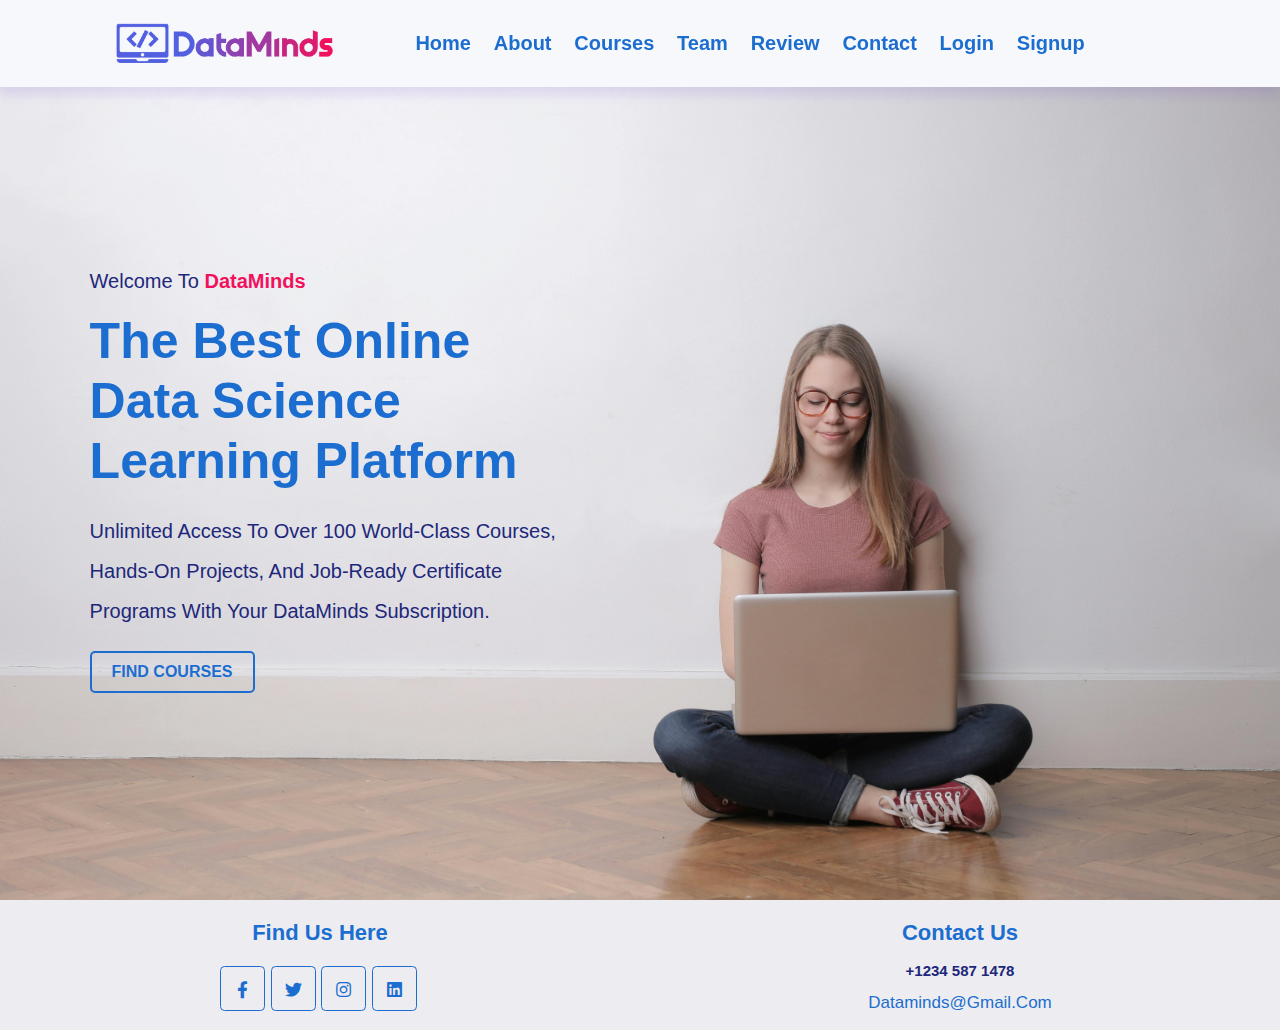
<file: index.html>
<!DOCTYPE html>
<html lang="en">
  <head>
    <meta charset="UTF-8" />
    <meta http-equiv="X-UA-Compatible" content="IE=edge" />
    <meta name="viewport" content="width=device-width, initial-scale=1.0" />
    <title>Document</title>
    <!-- font awesome cdn link  -->
    <link
      rel="stylesheet"
      href="https://cdnjs.cloudflare.com/ajax/libs/font-awesome/5.15.4/css/all.min.css"
    />

    <link
      rel="stylesheet"
      href="https://unpkg.com/swiper/swiper-bundle.min.css"
    />
    <!-- custom css link -->
    <link rel="stylesheet" href="css/style.css" />
  </head>
  <body>
    <!-- header section starts -->

    <header class="header">
      <a href="index.html" class="logo"><img src="images/DataMindsLogo.png" alt="" /></a>

      <nav class="navbar">
        <a href="index.html" class="hover-underline">home</a>
        <a href="about.html" class="hover-underline">about</a>
        <a href="courses.html" class="hover-underline">courses</a>
        <a href="teacher.html" class="hover-underline">team</a>
        <a href="review.html" class="hover-underline">review</a>
        <a href="contact.html" class="hover-underline">contact</a>
        <a href="login.html" class="hover-underline">login</a>
        <a href="signup.html" class="hover-underline">signup</a>
      </nav>

      <div class="icons">
        <div id="menu-btn" class="fas fa-bars"></div>
      </div>

      <!-- login form -->
    </header>

    <!-- header section ends -->

    <!-- home section starts-->

    <section class="home" id="home">
      <div class="content">
        <p>Welcome to <span>DataMinds</span></p>
        <h3>The Best Online Data Science Learning Platform</h3>
        <p>
          unlimited access to over 100 world-class courses, hands-on
          projects, and job-ready certificate programs with your DataMinds
          subscription.
        </p>
        <a href="courses.html" class="btn">
          <span class="text text-1">Find Courses</span>
          <span class="text text-2" aria-hidden="true">Find Courses</span>
        </a>
      </div>
    </section>

    <!-- home section ends -->    

    <!-- footer section stars -->

    <section class="footer">
      <div class="box-container">
        <div class="box">
          <h3>find us here</h3>

          <div class="share">
            <a href="#" class="fab fa-facebook-f"></a>
            <a href="#" class="fab fa-twitter"></a>
            <a href="#" class="fab fa-instagram"></a>
            <a href="#" class="fab fa-linkedin"></a>
          </div>
        </div>

        <div class="box">
          <h3>contact us</h3>
          <p>+1234 587 1478</p>
          <a href="#" class="link">dataminds@gmail.com</a>
        </div>
      </div>
    </section>

    <!-- footer section ends -->

    <script src="https://unpkg.com/swiper/swiper-bundle.min.js"></script>
    <!-- custom js -->
    <script src="js/script.js"></script>
  </body>
</html>
</file>
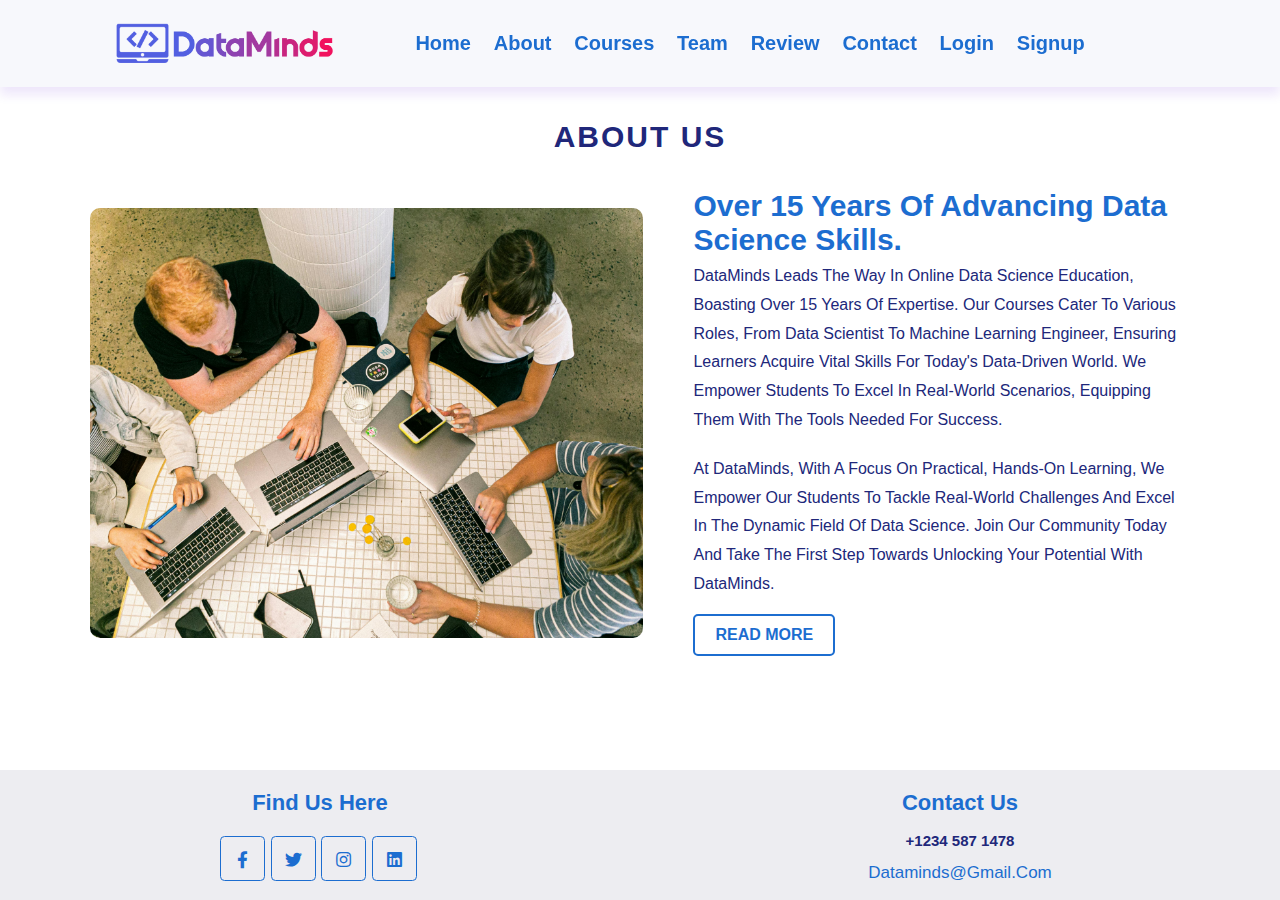
<file: about.html>
<!DOCTYPE html>
<html lang="en">
  <head>
    <meta charset="UTF-8" />
    <meta http-equiv="X-UA-Compatible" content="IE=edge" />
    <meta name="viewport" content="width=device-width, initial-scale=1.0" />
    <title>Document</title>
    <!-- font awesome cdn link  -->
    <link
      rel="stylesheet"
      href="https://cdnjs.cloudflare.com/ajax/libs/font-awesome/5.15.4/css/all.min.css"
    />

    <link
      rel="stylesheet"
      href="https://unpkg.com/swiper/swiper-bundle.min.css"
    />
    <!-- custom css link -->
    <link rel="stylesheet" href="css/style.css" />
  </head>
  <body>
    <!-- header section starts -->

    <header class="header">
      <a href="index.html" class="logo"><img src="images/DataMindsLogo.png" alt="" /></a>
      
      <nav class="navbar">
        <a href="index.html" class="hover-underline">home</a>
        <a href="about.html" class="hover-underline">about</a>
        <a href="courses.html" class="hover-underline">courses</a>
        <a href="teacher.html" class="hover-underline">team</a>
        <a href="review.html" class="hover-underline">review</a>
        <a href="contact.html" class="hover-underline">contact</a>
        <a href="login.html" class="hover-underline">login</a>
        <a href="signup.html" class="hover-underline">signup</a>
      </nav>

      <div class="icons">
        <div id="menu-btn" class="fas fa-bars"></div>
      </div>

    </header>

    <!-- header section ends -->


    <!-- about section starts -->

    <section class="about" id="about">
      <h1 class="heading">about us</h1>

      <div class="container">
        <div class="about-image">
          <img
            src="images/About-Image.jpg"
            alt=""
          />
        </div>
        <div class="about-content">
          <h3>Over 15 years of advancing data science skills.</h3>
          <p>
            DataMinds leads the way in online data science education, boasting
            over 15 years of expertise. Our courses cater to various roles, from
            Data Scientist to Machine Learning Engineer, ensuring learners
            acquire vital skills for today's data-driven world. We empower students to excel in real-world
            scenarios, equipping them with the tools needed for success.
          </p>
          <p />
          <p>
            At DataMinds, with a focus on
            practical, hands-on learning, we empower our students to tackle
            real-world challenges and excel in the dynamic field of data
            science. Join our community today and take the first step towards
            unlocking your potential with DataMinds.
          </p>
          <a href="#" class="btn">
            <span class="text text-1">read more</span>
            <span class="text text-2" aria-hidden="true">read more</span>
          </a>
        </div>
      </div>
    </section>

    <!-- about section ends -->    


    <!-- footer section stars -->

    <section class="footer">
      <div class="box-container">
        <div class="box">
          <h3>find us here</h3>

          <div class="share">
            <a href="#" class="fab fa-facebook-f"></a>
            <a href="#" class="fab fa-twitter"></a>
            <a href="#" class="fab fa-instagram"></a>
            <a href="#" class="fab fa-linkedin"></a>
          </div>
        </div>

        <div class="box">
          <h3>contact us</h3>
          <p>+1234 587 1478</p>
          <a href="#" class="link">dataminds@gmail.com</a>
        </div>
      </div>
    </section>

    <!-- footer section ends -->

    
    <script src="https://unpkg.com/swiper/swiper-bundle.min.js"></script>
    <!-- custom js -->
    <script src="js/script.js"></script>
  </body>
</html>
</file>
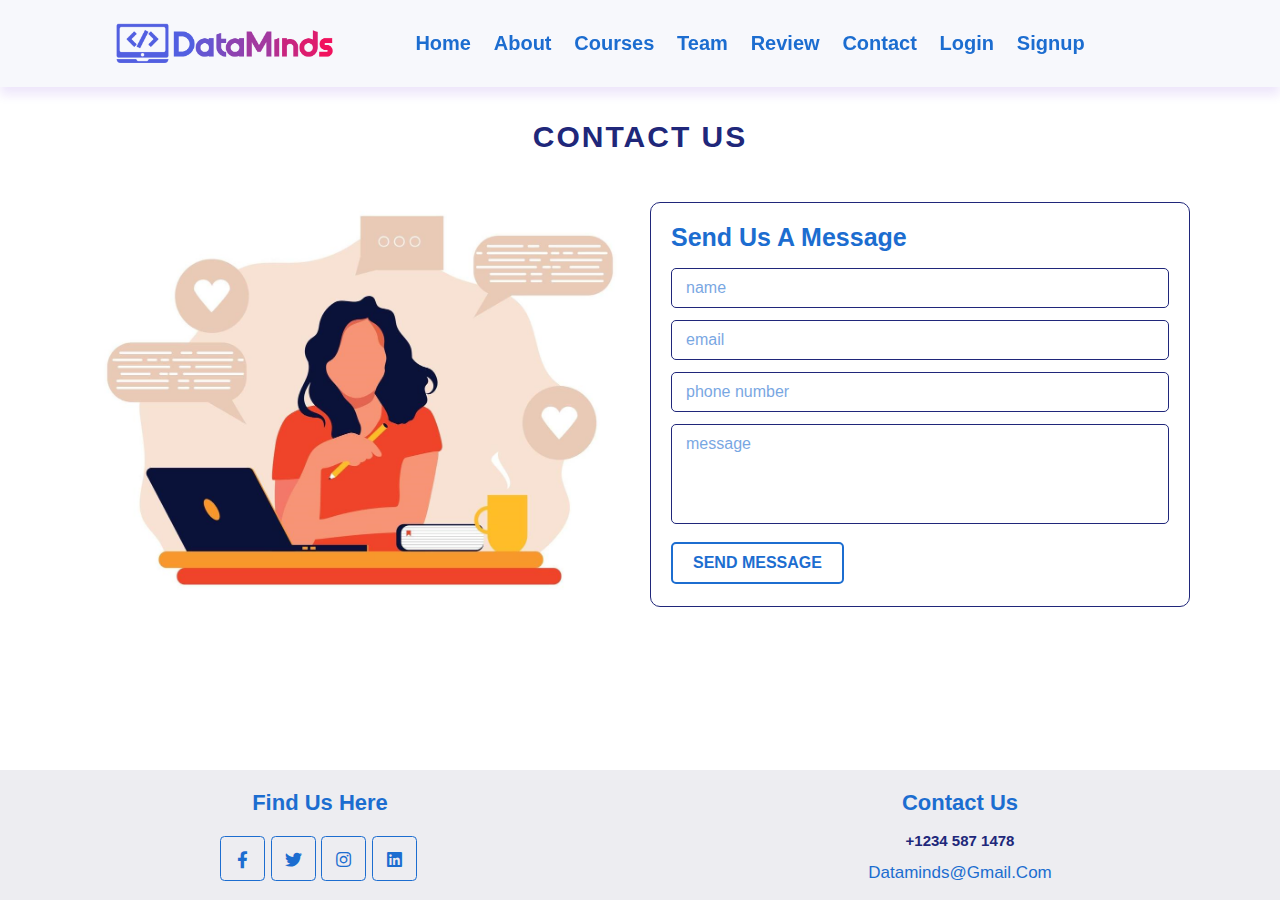
<file: contact.html>
<!DOCTYPE html>
<html lang="en">
  <head>
    <meta charset="UTF-8" />
    <meta http-equiv="X-UA-Compatible" content="IE=edge" />
    <meta name="viewport" content="width=device-width, initial-scale=1.0" />
    <title>Document</title>
    <!-- font awesome cdn link  -->
    <link
      rel="stylesheet"
      href="https://cdnjs.cloudflare.com/ajax/libs/font-awesome/5.15.4/css/all.min.css"
    />

    <link
      rel="stylesheet"
      href="https://unpkg.com/swiper/swiper-bundle.min.css"
    />
    <!-- custom css link -->
    <link rel="stylesheet" href="css/style.css" />
  </head>
  <body>
    <!-- header section starts -->

    <header class="header">
      <a href="index.html" class="logo"><img src="images/DataMindsLogo.png" alt="" /></a>

      <nav class="navbar">
        <a href="index.html" class="hover-underline">home</a>
        <a href="about.html" class="hover-underline">about</a>
        <a href="courses.html" class="hover-underline">courses</a>
        <a href="teacher.html" class="hover-underline">team</a>
        <a href="review.html" class="hover-underline">review</a>
        <a href="contact.html" class="hover-underline">contact</a>
        <a href="login.html" class="hover-underline">login</a>
        <a href="signup.html" class="hover-underline">signup</a>
      </nav>

      <div class="icons">
        <div id="menu-btn" class="fas fa-bars"></div>
      </div>

      <!-- login form -->
    </header>

    <!-- header section ends -->


    <!-- contact section starts -->

    <section class="contact" id="contact">
      <h1 class="heading">contact us</h1>

      <div class="row">
        <div class="image">
          <img
            src="images/contact.png"
            alt=""
          />
        </div>
        <form action="">
          <h3>send us a message</h3>
          <input type="text" placeholder="name" class="box" />
          <input type="email" placeholder="email" class="box" />
          <input type="number" placeholder="phone number" class="box" />
          <textarea
            placeholder="message"
            class="box"
            cols="30"
            rows="10"
          ></textarea>
          <a href="#" class="btn">
            <span class="text text-1">send message</span>
            <span class="text text-2" aria-hidden="true">send message</span>
          </a>
        </form>
      </div>
    </section>

    <!-- contact section ends -->
 
    

    <!-- footer section stars -->

    <section class="footer">
      <div class="box-container">
        <div class="box">
          <h3>find us here</h3>

          <div class="share">
            <a href="#" class="fab fa-facebook-f"></a>
            <a href="#" class="fab fa-twitter"></a>
            <a href="#" class="fab fa-instagram"></a>
            <a href="#" class="fab fa-linkedin"></a>
          </div>
        </div>

        <div class="box">
          <h3>contact us</h3>
          <p>+1234 587 1478</p>
          <a href="#" class="link">dataminds@gmail.com</a>
        </div>
      </div>
    </section>

    <!-- footer section ends -->

    <script src="https://unpkg.com/swiper/swiper-bundle.min.js"></script>
    <!-- custom js -->
    <script src="js/script.js"></script>
  </body>
</html>
</file>
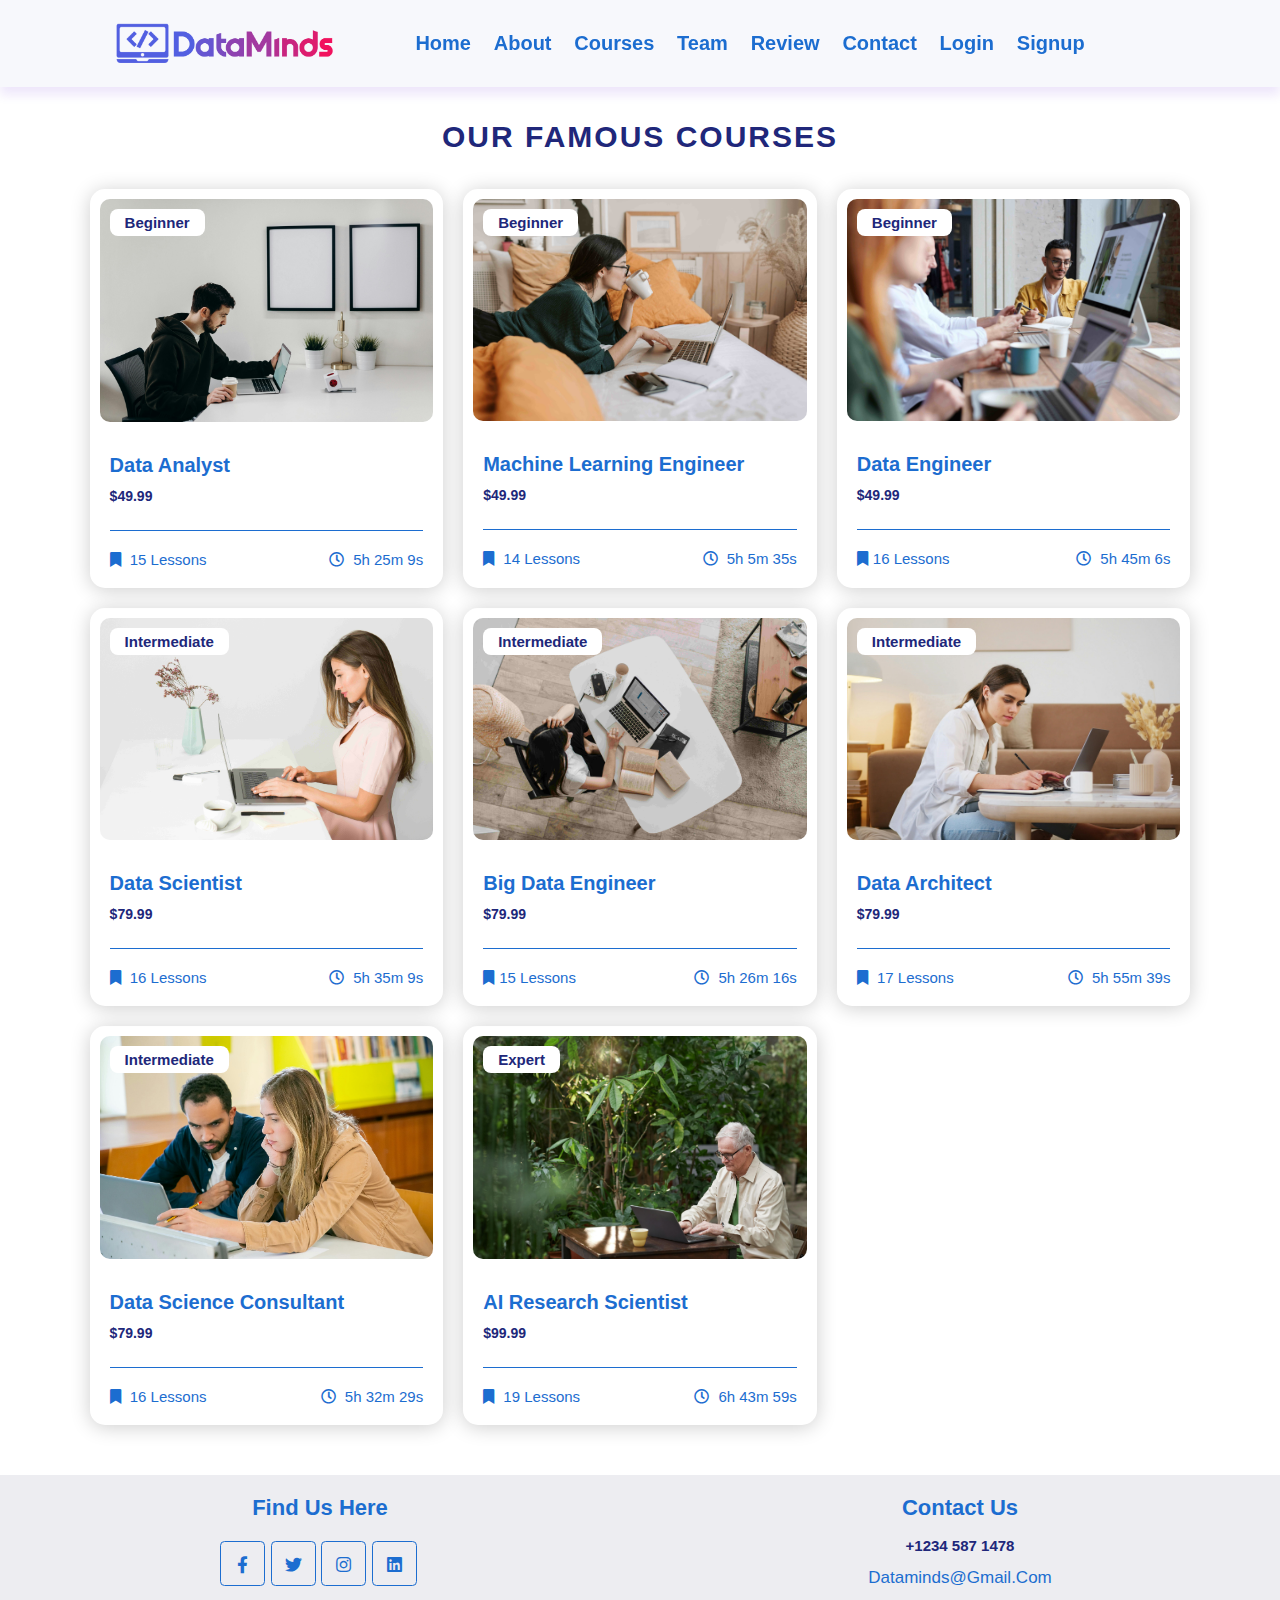
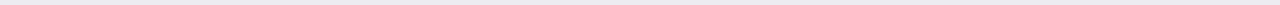
<file: courses.html>
<!DOCTYPE html>
<html lang="en">
  <head>
    <meta charset="UTF-8" />
    <meta http-equiv="X-UA-Compatible" content="IE=edge" />
    <meta name="viewport" content="width=device-width, initial-scale=1.0" />
    <title>Document</title>
    <!-- font awesome cdn link  -->
    <link
      rel="stylesheet"
      href="https://cdnjs.cloudflare.com/ajax/libs/font-awesome/5.15.4/css/all.min.css"
    />

    <link
      rel="stylesheet"
      href="https://unpkg.com/swiper/swiper-bundle.min.css"
    />
    <!-- custom css link -->
    <link rel="stylesheet" href="css/style.css" />
  </head>
  <body>
    <!-- header section starts -->

    <header class="header">
      <a href="index.html" class="logo"><img src="images/DataMindsLogo.png" alt="" /></a>

      <nav class="navbar">
        <a href="index.html" class="hover-underline">home</a>
        <a href="about.html" class="hover-underline">about</a>
        <a href="courses.html" class="hover-underline">courses</a>
        <a href="teacher.html" class="hover-underline">team</a>
        <a href="review.html" class="hover-underline">review</a>
        <a href="contact.html" class="hover-underline">contact</a>
        <a href="login.html" class="hover-underline">login</a>
        <a href="signup.html" class="hover-underline">signup</a>
      </nav>

      <div class="icons">
        <div id="menu-btn" class="fas fa-bars"></div>
      </div>

      <!-- login form -->
    </header>

    <!-- header section ends -->

    <!-- courses section starts -->

    <section class="courses" id="courses">
      <h1 class="heading">our famous courses</h1>

      <div class="box-container">
        <div class="box">
          <div class="image">
            <img src="images/course-1.jpg" alt="" />
            <h3>Beginner</h3>
          </div>
          <div class="content">
            <h3>Data Analyst</h3>
            <p>$49.99</p>
            <div class="icons">
              <span><i class="fa fa-bookmark" aria-hidden="true"></i> 15 lessons</span>
              <span><i class="far fa-clock"></i> 5h 25m 9s</span>
            </div>
          </div>
        </div>

        <div class="box">
          <div class="image">
            <img src="images/course-2.jpg" alt="" />
            <h3>Beginner</h3>
          </div>
          <div class="content">
            <h3>Machine Learning Engineer</h3>
            <p>$49.99</p>
            <div class="icons">
              <span><i class="fa fa-bookmark" aria-hidden="true"></i> 14 lessons</span>
              <span><i class="far fa-clock"></i> 5h 5m 35s</span>
            </div>
          </div>
        </div>

        <div class="box">
          <div class="image">
            <img src="images/course-3.jpg" alt="" />
            <h3>Beginner</h3>
          </div>
          <div class="content">
            <h3>Data Engineer</h3>
            <p>$49.99</p>
            <div class="icons">
              <span><i class="fa fa-bookmark" aria-hidden="true"></i>16 lessons</span>
              <span><i class="far fa-clock"></i> 5h 45m 6s</span>
            </div>
          </div>
        </div>

        <div class="box">
          <div class="image">
            <img src="images/course-4.jpg" alt="" />
            <h3>Intermediate</h3>
          </div>
          <div class="content">
            <h3>Data Scientist</h3>
            <p>$79.99</p>
            <div class="icons">
              <span><i class="fa fa-bookmark" aria-hidden="true"></i> 16 lessons</span>
              <span><i class="far fa-clock"></i> 5h 35m 9s</span>
            </div>
          </div>
        </div>

        <div class="box">
          <div class="image">
            <img src="images/course-5.jpg" alt="" />
            <h3>Intermediate</h3>
          </div>
          <div class="content">
            <h3>Big Data Engineer</h3>
            <p>$79.99</p>
            <div class="icons">
              <span><i class="fa fa-bookmark" aria-hidden="true"></i>15 lessons</span>
              <span><i class="far fa-clock"></i> 5h 26m 16s</span>
            </div>
          </div>
        </div>

        <div class="box">
          <div class="image">
            <img src="images/course-6.jpg" alt="" />
            <h3>Intermediate</h3>
          </div>
          <div class="content">
            <h3>Data Architect</h3>
            <p>$79.99</p>
            <div class="icons">
              <span><i class="fa fa-bookmark" aria-hidden="true"></i> 17 lessons</span>
              <span><i class="far fa-clock"></i> 5h 55m 39s</span>
            </div>
          </div>
        </div>

        <div class="box">
          <div class="image">
            <img src="images/course-7.jpg" alt="" />
            <h3>Intermediate</h3>
          </div>
          <div class="content">
            <h3>Data Science Consultant</h3>
            <p>$79.99</p>
            <div class="icons">
              <span><i class="fa fa-bookmark" aria-hidden="true"></i> 16 lessons</span>
              <span><i class="far fa-clock"></i> 5h 32m 29s</span>
            </div>
          </div>
        </div>

        <div class="box">
          <div class="image">
            <img src="images/course-8.jpg" alt="" />
            <h3>Expert</h3>
          </div>
          <div class="content">
            <h3>AI Research Scientist</h3>
            <p>$99.99</p>
            <div class="icons">
              <span><i class="fa fa-bookmark" aria-hidden="true"></i> 19 lessons</span>
              <span><i class="far fa-clock"></i> 6h 43m 59s</span>
            </div>
          </div>
        </div>
      </div>
    </section>

    <!-- courses section ends -->
    

    <!-- footer section stars -->

    <section class="footer">
      <div class="box-container">
        <div class="box">
          <h3>find us here</h3>

          <div class="share">
            <a href="#" class="fab fa-facebook-f"></a>
            <a href="#" class="fab fa-twitter"></a>
            <a href="#" class="fab fa-instagram"></a>
            <a href="#" class="fab fa-linkedin"></a>
          </div>
        </div>

        <div class="box">
          <h3>contact us</h3>
          <p>+1234 587 1478</p>
          <a href="#" class="link">dataminds@gmail.com</a>
        </div>
      </div>
    </section>

    <!-- footer section ends -->

    <script src="https://unpkg.com/swiper/swiper-bundle.min.js"></script>
    <!-- custom js -->
    <script src="js/script.js"></script>
  </body>
</html>
</file>
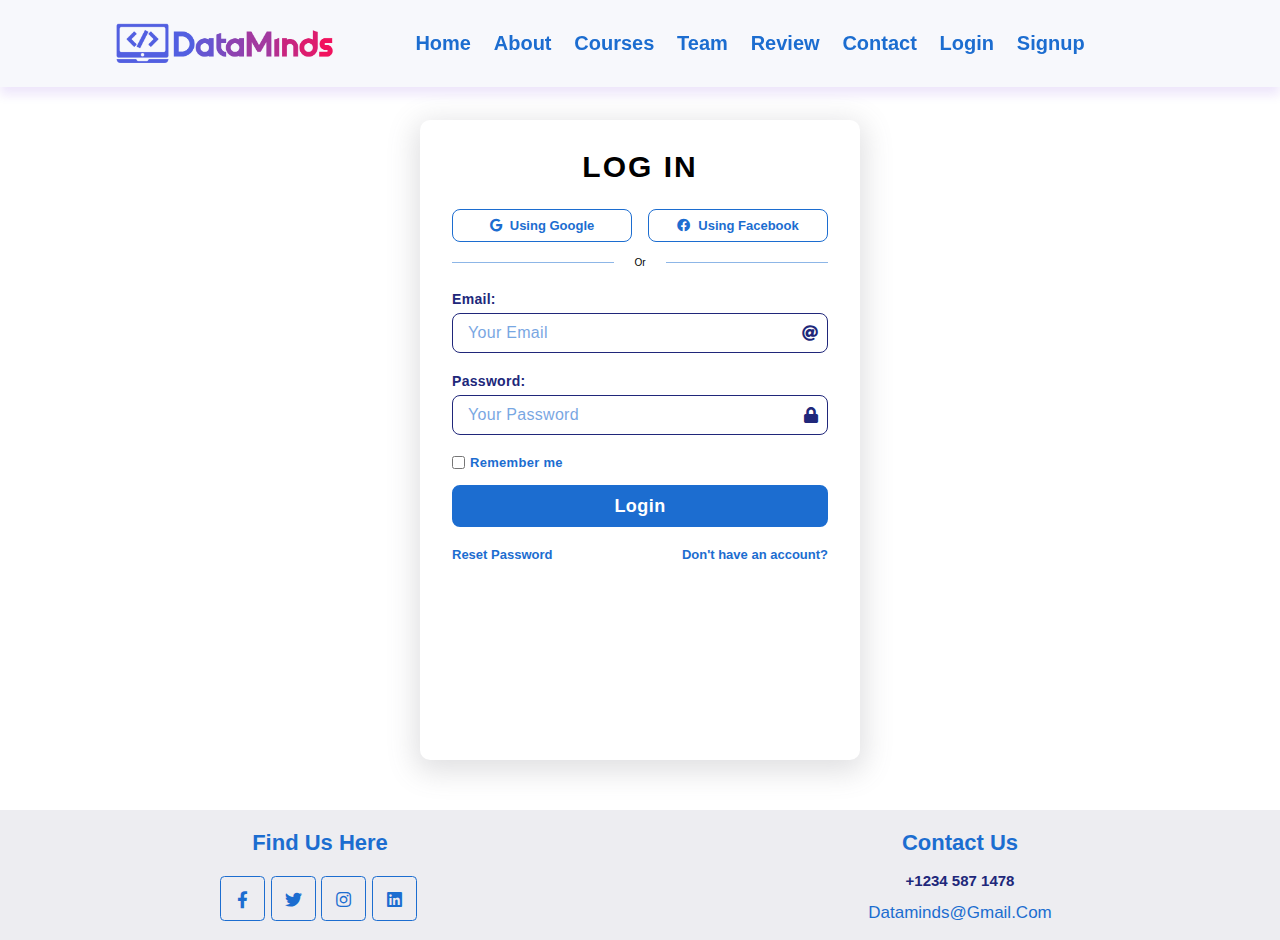
<file: login.html>
<!DOCTYPE html>
<html lang="en">
  <head>
    <meta charset="UTF-8" />
    <meta http-equiv="X-UA-Compatible" content="IE=edge" />
    <meta name="viewport" content="width=device-width, initial-scale=1.0" />
    <title>Document</title>
    
    <!-- font awesome cdn link  -->
    <link
      rel="stylesheet"
      href="https://cdnjs.cloudflare.com/ajax/libs/font-awesome/5.15.4/css/all.min.css"
    />

    <link
      rel="stylesheet"
      href="https://unpkg.com/swiper/swiper-bundle.min.css"
    />
    <!-- custom css link -->
    <link rel="stylesheet" href="css/style.css" />
  </head>
  <body>
    <!-- header section starts -->

    <header class="header">
      <a href="index.html" class="logo"><img src="images/DataMindsLogo.png" alt="" /></a>

      <nav class="navbar">
        <a href="index.html" class="hover-underline">home</a>
        <a href="about.html" class="hover-underline">about</a>
        <a href="courses.html" class="hover-underline">courses</a>
        <a href="teacher.html" class="hover-underline">team</a>
        <a href="review.html" class="hover-underline">review</a>
        <a href="contact.html" class="hover-underline">contact</a>
        <a href="login.html" class="hover-underline">login</a>
        <a href="signup.html" class="hover-underline">signup</a>
      </nav>

      <div class="icons">
        <div id="menu-btn" class="fas fa-bars"></div>
      </div>

      <!-- login form -->
    </header>

    <!-- header section ends -->


    <section id="login">
      <div class="login-container">
        <h1>Log In</h1>
        <div class="social-login">
            <button class="google">
              <i class="fab fa-google"></i>
                Using Google
            </button>
            <button class="google">
              <i class="fab fa-facebook"></i>
                Using Facebook
            </button>
        </div>
        <div class="divider">
            <div class="line"></div>
            <p>Or</p>
            <div class="line"></div>
        </div>

        <form>
            <label for="email">Email:</label>
            <div class="custome-input">
                <input type="email" name="email" placeholder="Your Email" autocomplete="off">
                <i class='fas fa-at'></i>
            </div>
            <label for="password">Password:</label>
            <div class="custome-input">
                <input type="password" name="password" placeholder="Your Password">
                <i class='fas fa-lock'></i>
            </div>
            <div class="checkbox">
              <input type="checkbox" id="scales" name="scales" />
              <label for="scales">Remember me</label>
            </div>
            <button class="login">Login</button>
            <div class="links">
                <a href="login.html">Reset Password</a>
                <a href="signup.html">Don't have an account?</a>
            </div>
        </form>

    </div>

    </section>
    

    <!-- footer section stars -->

    <section class="footer">
      <div class="box-container">
        <div class="box">
          <h3>find us here</h3>

          <div class="share">
            <a href="#" class="fab fa-facebook-f"></a>
            <a href="#" class="fab fa-twitter"></a>
            <a href="#" class="fab fa-instagram"></a>
            <a href="#" class="fab fa-linkedin"></a>
          </div>
        </div>

        <div class="box">
          <h3>contact us</h3>
          <p>+1234 587 1478</p>
          <a href="#" class="link">dataminds@gmail.com</a>
        </div>
      </div>
    </section>

    <!-- footer section ends -->

    <script src="https://unpkg.com/swiper/swiper-bundle.min.js"></script>
    <!-- custom js -->
    <script src="js/script.js"></script>
  </body>
</html>
</file>
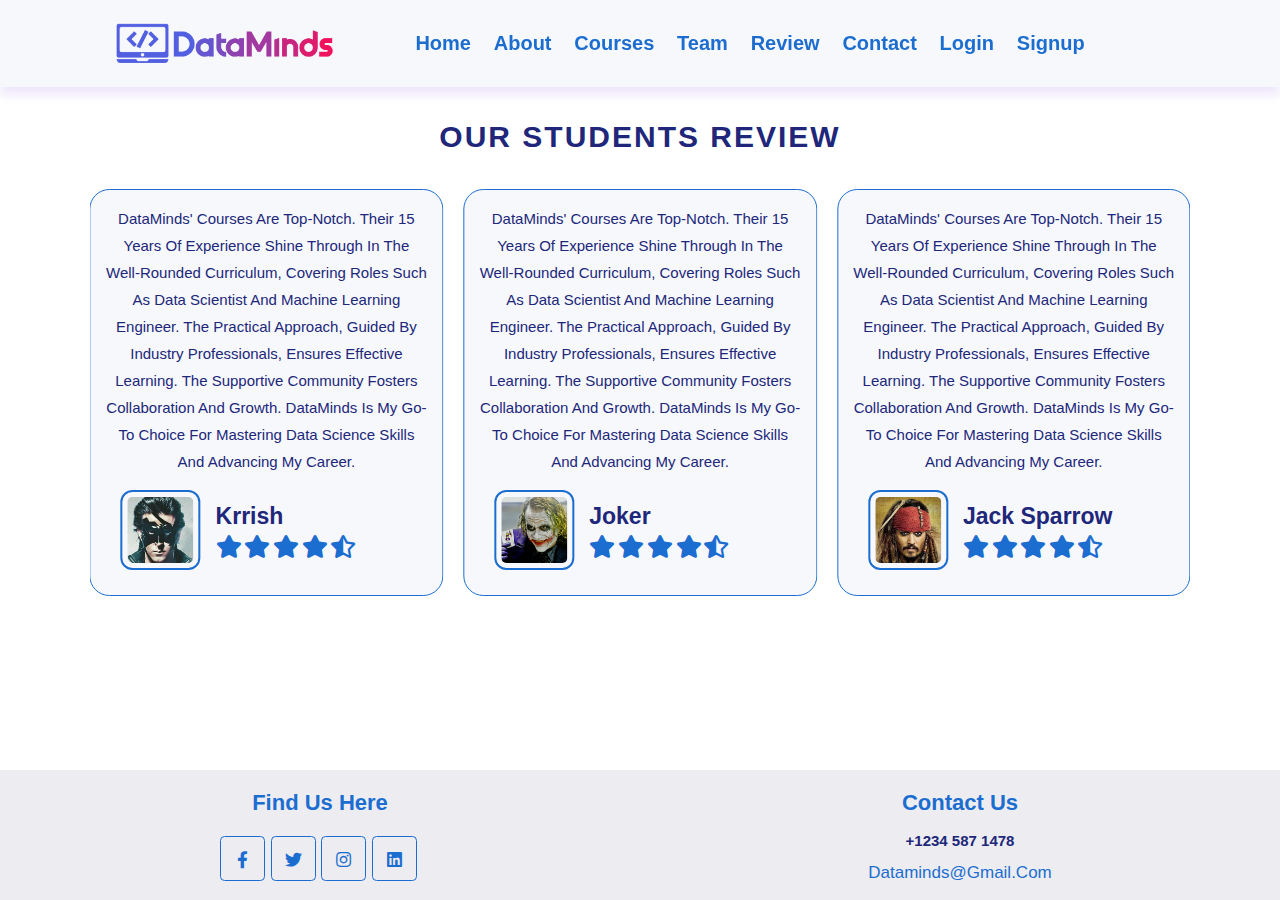
<file: review.html>
<!DOCTYPE html>
<html lang="en">
  <head>
    <meta charset="UTF-8" />
    <meta http-equiv="X-UA-Compatible" content="IE=edge" />
    <meta name="viewport" content="width=device-width, initial-scale=1.0" />
    <title>Document</title>
    <!-- font awesome cdn link  -->
    <link
      rel="stylesheet"
      href="https://cdnjs.cloudflare.com/ajax/libs/font-awesome/5.15.4/css/all.min.css"
    />

    <link
      rel="stylesheet"
      href="https://unpkg.com/swiper/swiper-bundle.min.css"
    />
    <!-- custom css link -->
    <link rel="stylesheet" href="css/style.css" />
  </head>
  <body>
    <!-- header section starts -->

    <header class="header">
      <a href="index.html" class="logo"><img src="images/DataMindsLogo.png" alt="" /></a>

      <nav class="navbar">
        <a href="index.html" class="hover-underline">home</a>
        <a href="about.html" class="hover-underline">about</a>
        <a href="courses.html" class="hover-underline">courses</a>
        <a href="teacher.html" class="hover-underline">team</a>
        <a href="review.html" class="hover-underline">review</a>
        <a href="contact.html" class="hover-underline">contact</a>
        <a href="login.html" class="hover-underline">login</a>
        <a href="signup.html" class="hover-underline">signup</a>
      </nav>

      <div class="icons">
        <div id="menu-btn" class="fas fa-bars"></div>
      </div>

      <!-- login form -->
    </header>

    <!-- header section ends -->


    <!-- review section starts -->
    <section class="review" id="review">
      <h1 class="heading">our students review</h1>

      <div class="swiper review-slider">
        <div class="swiper-wrapper">
          <div class="swiper-slide slide">
            <p>
              DataMinds' courses are top-notch. Their 15 years of experience
              shine through in the well-rounded curriculum, covering roles such
              as Data Scientist and Machine Learning Engineer. The practical
              approach, guided by industry professionals, ensures effective
              learning. The supportive community fosters collaboration and
              growth. DataMinds is my go-to choice for mastering data science
              skills and advancing my career.
            </p>
            <div class="user">
              <img src="images/review-1.png" alt="" />
              <div class="user-info">
                <h3>Joker</h3>
                <div class="stars">
                  <i class="fas fa-star"></i>
                  <i class="fas fa-star"></i>
                  <i class="fas fa-star"></i>
                  <i class="fas fa-star"></i>
                  <i class="fas fa-star-half-alt"></i>
                </div>
              </div>
            </div>
          </div>

          <div class="swiper-slide slide">
            <p>
              DataMinds' courses are top-notch. Their 15 years of experience
              shine through in the well-rounded curriculum, covering roles such
              as Data Scientist and Machine Learning Engineer. The practical
              approach, guided by industry professionals, ensures effective
              learning. The supportive community fosters collaboration and
              growth. DataMinds is my go-to choice for mastering data science
              skills and advancing my career.
            </p>

            <div class="user">
              <img src="images/review-2.png" alt="" />
              <div class="user-info">
                <h3>Jack Sparrow</h3>
                <div class="stars">
                  <i class="fas fa-star"></i>
                  <i class="fas fa-star"></i>
                  <i class="fas fa-star"></i>
                  <i class="fas fa-star"></i>
                  <i class="fas fa-star-half-alt"></i>
                </div>
              </div>
            </div>
          </div>

          <div class="swiper-slide slide">
            <p>
              DataMinds' courses are top-notch. Their 15 years of experience
              shine through in the well-rounded curriculum, covering roles such
              as Data Scientist and Machine Learning Engineer. The practical
              approach, guided by industry professionals, ensures effective
              learning. The supportive community fosters collaboration and
              growth. DataMinds is my go-to choice for mastering data science
              skills and advancing my career.
            </p>

            <div class="user">
              <img src="images/review-3.png" alt="" />
              <div class="user-info">
                <h3>Harry Porter</h3>
                <div class="stars">
                  <i class="fas fa-star"></i>
                  <i class="fas fa-star"></i>
                  <i class="fas fa-star"></i>
                  <i class="fas fa-star"></i>
                  <i class="fas fa-star-half-alt"></i>
                </div>
              </div>
            </div>
          </div>

          <div class="swiper-slide slide">
            <p>
              DataMinds' courses are top-notch. Their 15 years of experience
              shine through in the well-rounded curriculum, covering roles such
              as Data Scientist and Machine Learning Engineer. The practical
              approach, guided by industry professionals, ensures effective
              learning. The supportive community fosters collaboration and
              growth. DataMinds is my go-to choice for mastering data science
              skills and advancing my career.
            </p>
            <div class="user">
              <img src="images/review-4.png" alt="" />
              <div class="user-info">
                <h3>Undertaker</h3>
                <div class="stars">
                  <i class="fas fa-star"></i>
                  <i class="fas fa-star"></i>
                  <i class="fas fa-star"></i>
                  <i class="fas fa-star"></i>
                  <i class="fas fa-star-half-alt"></i>
                </div>
              </div>
            </div>
          </div>

          <div class="swiper-slide slide">
            <p>
              DataMinds' courses are top-notch. Their 15 years of experience
              shine through in the well-rounded curriculum, covering roles such
              as Data Scientist and Machine Learning Engineer. The practical
              approach, guided by industry professionals, ensures effective
              learning. The supportive community fosters collaboration and
              growth. DataMinds is my go-to choice for mastering data science
              skills and advancing my career.
            </p>
            <div class="user">
              <img src="images/review-5.png" alt="" />
              <div class="user-info">
                <h3>Mr. Bean</h3>
                <div class="stars">
                  <i class="fas fa-star"></i>
                  <i class="fas fa-star"></i>
                  <i class="fas fa-star"></i>
                  <i class="fas fa-star"></i>
                  <i class="fas fa-star-half-alt"></i>
                </div>
              </div>
            </div>
          </div>

          <div class="swiper-slide slide">
            <p>
              DataMinds' courses are top-notch. Their 15 years of experience
              shine through in the well-rounded curriculum, covering roles such
              as Data Scientist and Machine Learning Engineer. The practical
              approach, guided by industry professionals, ensures effective
              learning. The supportive community fosters collaboration and
              growth. DataMinds is my go-to choice for mastering data science
              skills and advancing my career.
            </p>
            <div class="user">
              <img src="images/review-6.png" alt="" />
              <div class="user-info">
                <h3>Krrish</h3>
                <div class="stars">
                  <i class="fas fa-star"></i>
                  <i class="fas fa-star"></i>
                  <i class="fas fa-star"></i>
                  <i class="fas fa-star"></i>
                  <i class="fas fa-star-half-alt"></i>
                </div>
              </div>
            </div>
          </div>
        </div>
      </div>
    </section>

    <!-- review section ends -->

    <!-- footer section stars -->

    <section class="footer">
      <div class="box-container">
        <div class="box">
          <h3>find us here</h3>

          <div class="share">
            <a href="#" class="fab fa-facebook-f"></a>
            <a href="#" class="fab fa-twitter"></a>
            <a href="#" class="fab fa-instagram"></a>
            <a href="#" class="fab fa-linkedin"></a>
          </div>
        </div>

        <div class="box">
          <h3>contact us</h3>
          <p>+1234 587 1478</p>
          <a href="#" class="link">dataminds@gmail.com</a>
        </div>
      </div>
    </section>

    <!-- footer section ends -->

    <script src="https://unpkg.com/swiper/swiper-bundle.min.js"></script>
    <!-- custom js -->
    <script src="js/script.js"></script>
  </body>
</html>
</file>
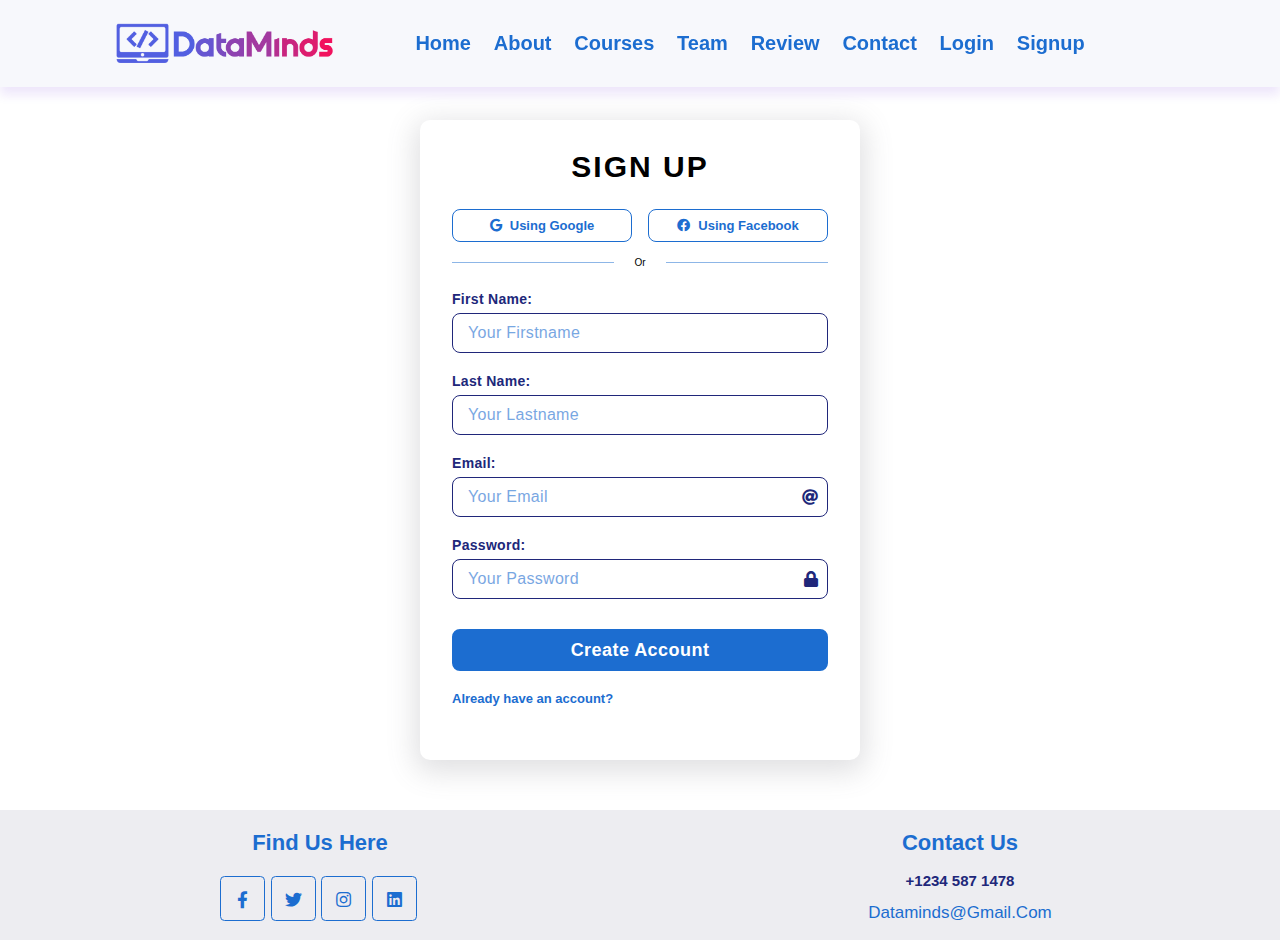
<file: signup.html>
<!DOCTYPE html>
<html lang="en">
  <head>
    <meta charset="UTF-8" />
    <meta http-equiv="X-UA-Compatible" content="IE=edge" />
    <meta name="viewport" content="width=device-width, initial-scale=1.0" />
    <title>Document</title>
    
    <!-- font awesome cdn link  -->
    <link
      rel="stylesheet"
      href="https://cdnjs.cloudflare.com/ajax/libs/font-awesome/5.15.4/css/all.min.css"
    />

    <link
      rel="stylesheet"
      href="https://unpkg.com/swiper/swiper-bundle.min.css"
    />
    <!-- custom css link -->
    <link rel="stylesheet" href="css/style.css" />
  </head>
  <body>
    <!-- header section starts -->

    <header class="header">
      <a href="index.html" class="logo"><img src="images/DataMindsLogo.png" alt="" /></a>

      <nav class="navbar">
        <a href="index.html" class="hover-underline">home</a>
        <a href="about.html" class="hover-underline">about</a>
        <a href="courses.html" class="hover-underline">courses</a>
        <a href="teacher.html" class="hover-underline">team</a>
        <a href="review.html" class="hover-underline">review</a>
        <a href="contact.html" class="hover-underline">contact</a>
        <a href="login.html" class="hover-underline">login</a>
        <a href="signup.html" class="hover-underline">signup</a>
      </nav>

      <div class="icons">
        <div id="menu-btn" class="fas fa-bars"></div>
      </div>

      <!-- login form -->
    </header>

    <!-- header section ends -->


    <section id="login">
      <div class="login-container">
        <h1>Sign Up</h1>
        <div class="social-login">
            <button class="google">
              <i class="fab fa-google"></i>
                Using Google
            </button>
            <button class="google">
              <i class="fab fa-facebook"></i>
                Using Facebook
            </button>
        </div>
        <div class="divider">
            <div class="line"></div>
            <p>Or</p>
            <div class="line"></div>
        </div>

        <form>
            <label for="text">First Name:</label>
            <div class="custome-input">
                <input type="text" name="email" placeholder="Your Firstname" autocomplete="off" required>
                
            </div>
            <label for="text">Last Name:</label>
            <div class="custome-input">
                <input type="text" name="password" placeholder="Your Lastname">
                
            </div>
            <label for="email">Email:</label>
            <div class="custome-input">
                <input type="email" name="email" placeholder="Your Email" autocomplete="off" required>
                <i class='fas fa-at'></i>
            </div>
            <label for="password">Password:</label>
            <div class="custome-input">
                <input type="password" name="password" placeholder="Your Password" required>
                <i class='fas fa-lock'></i>
            </div>
            <button class="login">Create Account</button>
            <div class="links">
                <a href="login.html">Already have an account?</a>
            </div>
        </form>

    </div>

    </section>
    

    <!-- footer section stars -->

    <section class="footer">
      <div class="box-container">
        <div class="box">
          <h3>find us here</h3>

          <div class="share">
            <a href="#" class="fab fa-facebook-f"></a>
            <a href="#" class="fab fa-twitter"></a>
            <a href="#" class="fab fa-instagram"></a>
            <a href="#" class="fab fa-linkedin"></a>
          </div>
        </div>

        <div class="box">
          <h3>contact us</h3>
          <p>+1234 587 1478</p>
          <a href="#" class="link">dataminds@gmail.com</a>
        </div>
      </div>
    </section>

    <!-- footer section ends -->

    <script src="https://unpkg.com/swiper/swiper-bundle.min.js"></script>
    <!-- custom js -->
    <script src="js/script.js"></script>
  </body>
</html>
</file>
<file: css/style.css>
@import url("https://fonts.googleapis.com/css2?family=DM+Sans:wght@400;700&family=Forum&display=swap");

/* overall */

*{
  font-family: 'Tahoma', sans-serif;
  margin: 0; 
  padding: 0;
  box-sizing: border-box;
  outline: none; 
  border: none;
  text-decoration: none;
  transition: all .2s linear;
}

html{
  font-size: 62.5%;
  overflow-x: hidden;
  scroll-padding-top: 5rem;
  scroll-behavior: smooth;
  background-color: #ffffff;
  text-transform: capitalize;
}

/* scrollbar */

html::-webkit-scrollbar{
  width: 1.5rem;
}

html::-webkit-scrollbar-track{
  background: #f0f0f3;
}

html::-webkit-scrollbar-thumb{
  background:  #c0c1c8;
}

/* all section */
body{
  min-height: 100vh;
  overflow: hidden;
  position: relative;
}

section{
  padding: 5rem 7%;
}
section h1{
  padding-bottom: 5px;
  font-weight: bolder;
  margin-top: 0rem;
}

.logo img{
  width: 220px;
}
.heading{
  position: relative;
  color: #20277a;
  font-size: 3rem;
  font-weight: 700;
  text-transform: uppercase;
  letter-spacing: .2rem;
  text-align: center;
  margin-bottom: 3rem;
}

.heading::after{
  display: block;
  width: 10rem;
  margin-inline: auto;
  margin-top: -1rem;
}

.btn{
  position: relative;
  display: inline-block;
  margin-top: 1rem;
  color: #1C6DD0;
  font-size: 1.6rem;
  font-weight: 700;
  text-transform: uppercase;
  max-width: max-content;
  border: .2rem solid #1C6DD0;
  padding: 1rem 2rem;
  overflow: hidden;
  z-index: 1;
  border-radius: .5rem;
}

.btn::before{
  content: "";
  position: absolute;
  bottom: 100%; left: 50%;
  transform: translateX(-50%);
  width: 200%; height: 200%;
  border-radius: 50%;
  background-color: #1C6DD0;
  transition: 800ms ease;
  z-index: -1;
}

.btn .text{
  transition: 350ms ease;
}

.btn .text-2{
  position: absolute;
  top: 100%; left: 50%;
  transform: translateX(-50%);
  min-width: max-content;
  color: #fff;
}

.btn:is(:hover, :focus-visible)::before{
  bottom: -50%;
}

.btn:is(:hover, :focus-visible) .text-1{
  transform: translateY(-4rem);
}

.btn:is(:hover, :focus-visible) .text-2{
  top: 50%;
  transform: translate(-50%, -50%);
}


/* header */

.header{
  position: fixed;
  top: 0; left: 0; right: 0;
  z-index: 1000;
  box-shadow: 0 .8rem 1rem rgba(88, 22, 218, 0.1);
  display: flex;
  justify-content: space-between;
  align-items: center;
  padding: 2rem 9%;
  background-color: #f7f8fc;
}


.header .navbar a{
  font-size: 2rem;
  color: #1C6DD0;
  margin: 0 1rem;
  padding-block: 1rem;
  font-weight: bold;
}

.header .navbar:hover a{
  color:  #1C6DD0;
  opacity: 0.5;
}
.header .navbar a:hover{
  color: #1C6DD0;
  opacity: 1;
}

.header .navbar .hover-underline{
  position: relative;
  max-width: max-content;
}

.header .navbar .hover-underline::after{
  content: '';
  position: absolute;
  left: 0; bottom: 0;
  width: 100%;
  height: .5rem;
  transform: scaleX(0.2);
  opacity: 0;
  transition: 500ms ease;
}

#menu-btn{
  display: none;
  font-size: large;
  color: #1C6DD0;
}


/* home */

.home{
  min-height: 95vh;
  display: flex;
  align-items: center;
  background: url(../images/HomeBackground.jpg) no-repeat;
  background-size: cover;
  background-position: center;
  margin-top: 5vh;
}

.home .content{
  max-width: 50rem;
}

.home .content h3{
  font-size: 5rem;
  color: #1C6DD0;
  line-height: 1.2;
  margin-bottom: 1rem;
}

.home .content p{
  font-size: 2rem;
  line-height: 2;
  color: #20277a;
  padding: 1rem 0;
  font-weight: 500;
}
.home .content p span{
  font-weight: 600;
  color: #F1125E;
}

/* ends */

/* about */
.about {
  margin-top:7rem;
  margin-bottom: 0.6rem;
}
.about .container{
  display: flex;
  flex-wrap: wrap;
  justify-content: center;
  align-items: center;
}

.about .container .about-image{
  position: relative;
  flex: 2 1 30rem;
  background-repeat: no-repeat;
  background-position: center;
  background-size: cover;
  justify-content: center;
  align-items: center;
  display: flex;
  border-radius: 10px;
}

.about .container .about-image img{
  width: 100%;
  justify-content: center;
  align-items: center;
  border-radius: 10px;
  overflow: hidden;
  object-fit:cover;
  height: 430px;
}

.about .container .about-content{
  flex: 1 1 40rem;
  padding-left: 3rem;
  margin-left: 2rem;
}

.about .container .about-content h3{
  font-size: 3rem;
  color: #1C6DD0;
}

.about .container .about-content p{
  font-size: 1.6rem;
  color: #20277a;
  padding: 0.5rem 0;
  line-height: 1.8;
}

/* ends */



/* courses */
.courses {
  margin-top:7rem;
}
.courses .box-container{
  display: grid;
  grid-template-columns: repeat(auto-fit, minmax(30rem, 1fr));
  gap: 2rem;
}

.courses .box-container .box .image{
  overflow: hidden;
  position: relative;
  padding:  10px;
}

.courses .box-container .box .image img{
  width: 100%;
  border-radius: 10px;
}

.courses .box-container .box:hover .image img{
  transform: scale(1);
}
.courses .box-container .box{
  border-radius: 15px;
  box-shadow: 0 2px 20px rgba(0, 0, 0, 0.2);
}
.courses .box-container .box:hover{
  transform: scale(1.03);
  box-shadow: 5px 5px 8px #888888;
}

.courses .box-container .box .image h3{
  font-size: 1.5rem;
  color: #20277a;
  position: absolute;
  top: 2rem; left: 2rem;
  padding: .5rem 1.5rem;
  background: #ffffff;
  border-radius: 8px;
}

.courses .box-container .box .content{
  padding: 2rem;
  position: relative;
}

.courses .box-container .box .content h4{
  position: absolute;
  background: #1C6DD0;
  color: #1C6DD0;
  top: -3rem; right: 1.5rem;
  width: 6rem; 
  height: 6rem;
  line-height: 6rem;
  text-align: center;
  font-size: 1.4rem;
  border-radius: 50%;
}

.courses .box-container .box .content p{
  font-size: 1.4rem;
  color: #20277a;
  line-height: 2;
  margin-top: 5px;
  font-weight: bold;
}

.courses .box-container .box .content h3{
  font-size: 2rem;
  color: #1C6DD0;
}

.courses .box-container .box .content .stars{
  padding: 1rem 0;
}

.courses .box-container .box .content .stars i{
  font-size: 1.7rem;
  color: #1C6DD0;
}

.courses .box-container .box .content .stars span{
  font-size: 1.4rem;
  color: #1C6DD0;
  margin-left: .5rem;
}

.courses .box-container .box .content .icons{
  display: flex;
  justify-content: space-between;
  align-items: center;
  margin-top: 2rem;
  padding-top: 2rem;
  border-top: 0.1rem solid #1C6DD0;
}

.courses .box-container .box .content .icons span{
  font-size: 1.5rem;
  color: #1C6DD0;
}

.courses .box-container .box .content .icons span i{
  color: #1C6DD0;
  padding-right: .5rem;
}

/* ends */

/* teacher */
.teacher{
  margin-top: 7rem;
}
.teacher .box-container{
  display: grid;
  grid-template-columns: repeat(auto-fit, minmax(25rem, 1fr));
  gap: 0rem;
}

.teacher .box-container .box{
  background: #fff;
  box-shadow: 0 2px 20px rgba(0, 0, 0, 0.2);
  border-radius: 1rem;
  position: relative;
  overflow: hidden;
  text-align: center;
  margin: 0 1.5rem 3rem;
}

.teacher .box-container .box .image{
  position: relative;
  overflow: hidden;
}

.teacher .box-container .box .image img{
  background: #1C6DD0;
  width: 100%;
}

.teacher .box-container .box:hover{
  transform: scale(1.03);
  box-shadow: 3px 3px 8px #b0afaf;
}

.teacher .box-container .box .image .share{
  position: absolute;
  bottom: -10rem; 
  left: 0; right: 0;
  padding: 2rem;
}

.teacher .box-container .box:hover .image .share{
  bottom: 0;
}

.teacher .box-container .box .image .share a{
  height: 3.8rem;
  width: 3.8rem;
  line-height: 3.8rem;
  font-size: 1.9rem;
  margin: 0 1rem;
  color: #fff;
  background: #1C6DD0;
  border-radius: .5rem;
}

.teacher .box-container .box .image .share a:hover{
  color: #1C6DD0;
  background: #fff;
}

.teacher .box-container .box .content{
  padding: 2rem;
  padding-top: 1rem;
  align-items: center;
}

.teacher .box-container .box .content h3{
  font-size: 2rem;
  color: #1C6DD0;
}

.teacher .box-container .box .content span{
  font-size: 1.5rem;
  line-height: 2;
  color: #20277a;
}

/* ends */

/* review */
.review{
  margin-top: 7rem;
  margin-bottom: 11.1rem;
}
.review .slide{
  padding: 1.5rem;
  border: 1px solid #1C6DD0;
  border-radius: 2rem;
  position: relative;
  background-color: #f7f8fc;
}

.review .slide p{
  font-size: 1.5rem;
  text-align: center;
  padding-bottom: .5rem;
  line-height: 1.8;
  color:#20277a;
}

.review .slide .wrapper{
  display: flex;
  justify-content: center;
  gap: .3rem;
}

.review .slide .wrapper .separator{
  width: .8rem;
  height: .8rem;
  border: .1rem solid #1C6DD0;
  transform: rotate(45deg);
  animation: rotate360 15s linear infinite;
}

@keyframes rotate360{
  0%{
    transform: rotate(0);
  }
  100%{
    transform: rotate(1turn);
  }
}

.review .slide .fa-quote-right{
  position: absolute;
  bottom: 3rem; right: 3rem;
  font-size: 6rem;
  color: #1C6DD0;
  opacity: .6;
}

.review .slide .user{
  display: flex;
  align-items: center;
  gap: 1.5rem;
  padding: 1rem 1.5rem;
  border-radius: .5rem;
}
.review .slide .user img{
  height: 8rem;
  width: 8rem;
  border-radius: 15%;
  object-fit: cover;
  border: .2rem solid #1C6DD0;
  padding: .5rem;
}

.review .slide .user h3{
  font-size: 2.3rem;
  color: #20277a;
  padding-bottom: .5rem;
}

.review .slide .user .stars i{
  font-size: 2.3rem;
  color: #1C6DD0;
}

/* ends */

/* contact */
.contact{
  margin-top: 7rem;
  margin-bottom: .5rem;
}
.contact .row{
  display: flex;
  flex-wrap: wrap;
  align-items: center;
  gap: 2rem;
  justify-content: center;
  align-items: center;
}

.contact .row .image{
  flex: 1 1 40rem;
  overflow: hidden;
  object-fit:contain;
  height: 431px;
  display: flex;
  justify-content: center;
  align-items: center;
}

.contact .row .image img{
  width: 100%;
  overflow: hidden;
  object-fit: contain;
}

.contact .row form{
  flex: 1 1 40rem;
  border: 0.1rem solid #20277a;
  border-radius: 10px;
  padding: 2rem;
}

.contact .row form h3{
  font-size: 2.5rem;
  color: #1C6DD0;
  padding-bottom: 1rem;
}

.contact .row form .box{
  width: 100%;
  font-size: 1.6rem;
  padding: 1rem 1.4rem;
  border: .1rem solid #20277a;
  border-radius: 5px;
  margin: .6rem 0;
}

.contact .row form .box:focus{
  color: #1C6DD0;
}

.contact .row form textarea{
  height: 10rem;
  resize: none;
}
::placeholder {
  color: #20277a;
  opacity: 0.7; /* Firefox */
}

/* ends */

/* log in  */

#login{
  display: flex;
  justify-content: center;
  height: 81rem;
  text-transform:none;
}
.login-container{
  margin-top: 70px;
  width: 440px;
  padding: 30px 32px;
  border-radius: 10px;
  box-shadow: rgba(100, 100, 111, 0.2) 0px 7px 29px 5px;
}

.login-container h1{
  text-align: center;
  font-size: 3rem;
  font-weight: 700;
  text-transform: uppercase;
  letter-spacing: .2rem;
  text-align: center;
}

.login-container .social-login{
  display: flex;
  gap: 16px;
  margin-top: 20px;
}

.login-container .social-login button{
  padding: 8px;
  width: 100%;
  border-radius: 8px;
  display: flex;
  align-items: center;
  justify-content: center;
  gap: 8px;
  font-size: 1.3rem;
  font-weight: 700;
  color: #1C6DD0;
  border: 1px solid #1C6DD0;
  background: transparent;
  cursor: pointer;
  transition: all 0.3s ease;
}

.login-container .social-login button i{
  font-size: 1.3rem;
  color: #1C6DD0;
}

.login-container .social-login button:hover{
  color: #20277a;
  border-color: #20277a;
  
}

.login-container .divider{
  display: flex;
  align-items: center;
  justify-content: center;
  gap: 20px;
}

.login-container .divider .line{
  height: 1px;
  width: 100%;
  background: #1C6DD0;
  opacity: 0.5;
  margin: 20px 0 20px;
}

.login-container form label{
  color: #20277a;
  font-size: 14px;
  font-weight: bold;
  letter-spacing: 0.03rem;
  display: block;
  margin-top: 8px;
}

.login-container form .custome-input{
  position: relative;
  margin-bottom: 20px;
}

.login-container form .custome-input input{
  color: #1C6DD0;
  font-size: 16px;
  font-weight: 500;
  width: 100%;
  height: 40px;
  letter-spacing: 0.03rem;
  border: 1px solid #20277a;
  background: transparent;
  outline: none;
  border-radius: 8px;
  text-indent: 15px;
  margin-top: 6px;
  transition: all 0.3s ease;
}
::-webkit-input-placeholder {
  color: #1C6DD0;
  opacity: 0.6;
}

.login-container form .custome-input input:focus{
  border-color: #1C6DD0;
}

.login-container form .custome-input i{
  position: absolute;
  font-size: 16px;
  right: 10px;
  top: 18px;
  transition: all 0.3s ease;
  color: #20277a;
}

.login-container form .custome-input input:focus + i{
  color: #1C6DD0;
  filter: drop-shadow(3px 3px 8px #888888);
}
.login-container form .checkbox{
  display: flex;
  margin: 2px 0px 5px;
}

.login-container form .checkbox label {
  margin: 0 5px;
  color: #1C6DD0;
  font-weight: 600;
  font-size: 1.3rem;
}
.login-container form .login{
  width: 100%;
  margin-top: 10px;
  background: #1C6DD0;
  color: #fff;
  border: 2px solid #1C6DD0;
  line-height: 38px;
  font-size: 18px;
  letter-spacing: 0.025em;
  cursor: pointer;
  font-weight: 800;
  border-radius: 8px;
  transition: all 0.3s ease;
}

.login-container form .login:hover{
  background: #fff;
  color: #1C6DD0;
}

.login-container .links{
  display: flex;
  justify-content: space-between;
  margin-top: 20px;
}

.login-container .links a{
  color: #1C6DD0;
  font-weight: 600;
  font-size: 1.3rem;
  text-decoration: none;
  text-underline-offset: 6px;
  text-decoration-color: #1C6DD0;
}

.login-container .links a:hover{
  text-decoration: underline;
}
/* footer */


.footer{
  background-color: #ededf1;
  text-align: center;
  padding: 1rem;
  bottom: 0px;
  position: absolute;
  width: 100%;
}

.footer .box-container{
  display: grid;
  grid-template-columns: repeat(auto-fit, minmax(25rem, 1fr));
  gap: 2rem;
}

.footer .box-container .box h3{
  font-size: 2.2rem;
  color: #1C6DD0;
  padding: 1rem 0;
}

.footer .box-container .box p{
  font-size: 1.5rem;
  color: #20277a;
  font-weight: bold;
  line-height: 2;
}

.footer .box-container .box .share{
  margin-top: 1rem;
}

.footer .box-container .box .share a{
  height: 4.5rem;
  width: 4.5rem;
  line-height: 4.5rem;
  border-radius: 10%;
  font-size: 1.7rem;
  border: .1rem solid #1C6DD0;
  color: #1C6DD0;
  margin-right: .3rem;
  text-align: center;
}

.footer .box-container .box .share a:hover{
  background: #1C6DD0;
  color: #ffffff;
}

.footer .box-container .box .link{
  font-size: 1.7rem;
  line-height: 2;
  color: #1C6DD0;
  display: block;
}

.footer .box-container .box .link:hover{
  color: #1C6DD0;
  text-decoration: underline;
}
/* ends */
.home, .about, .courses, .teacher, .review, .contact, #login{
  margin-bottom: 130px;
}
/* media queries */

@media (max-width:991px){

  html{
    font-size: 55%;
  }

  .header{
    padding: 2rem 4rem;
  }

  section{
    padding: 3rem 2rem;
  }
.home{
 margin-bottom: 100px;
}
 .about, .courses, .teacher, .review, .contact {
  margin-top: 80px;
  margin-bottom: 170px;
  }
}

@media (max-width:768px){

  #menu-btn{
    display: inline-block;
  }

  .header .navbar{
    position: absolute;
    top: 110%; right: -110%;
    width: 30rem;
    box-shadow: 0 .5rem 1rem rgba(0, 0, 0, 0.1);
    border-radius: .5rem;
    background: #ffffff;
  }

  .header .navbar.active{
    right: 2rem;
    transition: .4s linear;
  }

  .header .navbar a{
    font-size: 2rem;
    margin: 1rem 2.5rem;
    display: block;
  }

  .home .content h3{
    font-size: 3rem;
  }

  .about .container .about-content{
    padding-left: 0;
  }
  .about .container .about-image{
    margin-bottom: 3rem;
  }
}

@media (max-width:450px){
  html{
    font-size: 50%;
  }
}

@media (max-width:488px){
  .teacher .box-container .box{
    margin: 0 6.5rem 3rem;
  }
}
</file>
